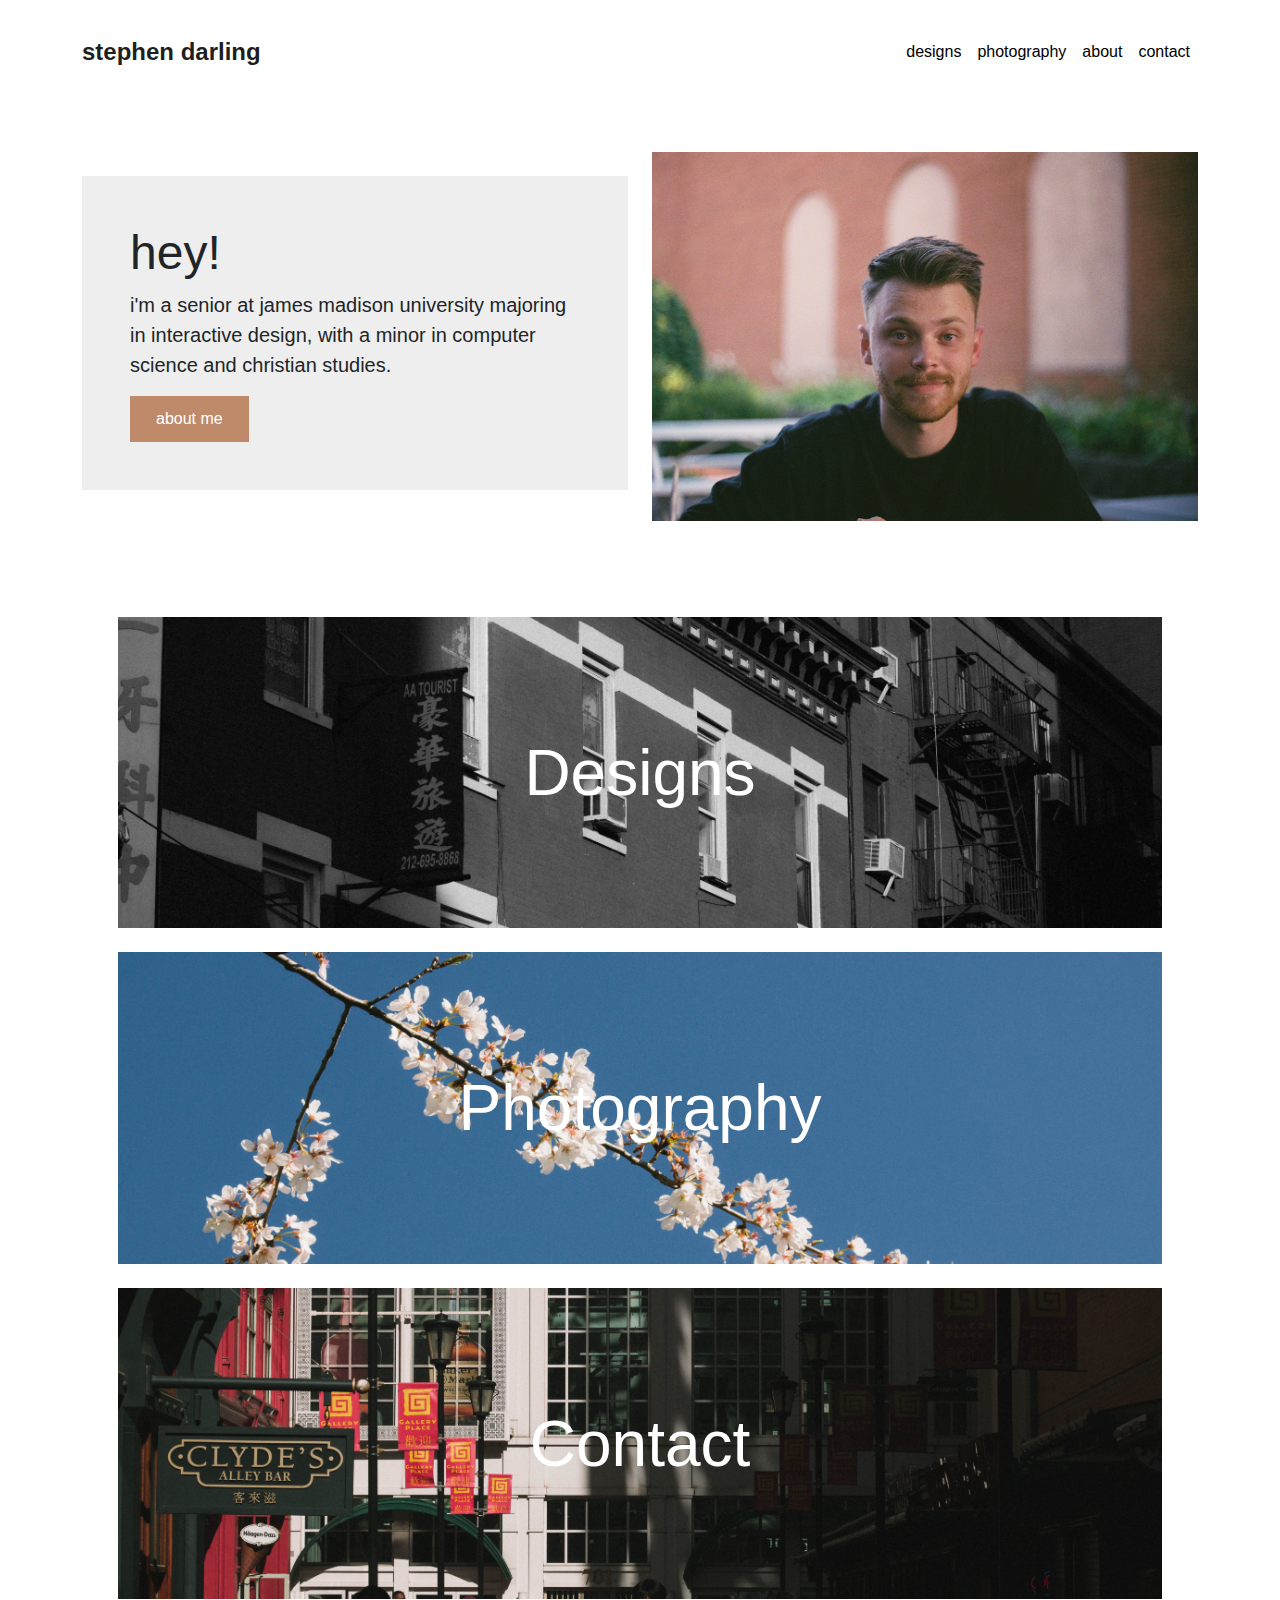
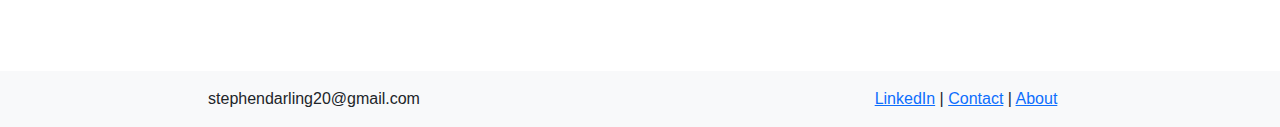
<file: index.html>
<!doctype html>
<html lang="en">

<head>
	<meta charset="UTF-8">
	<meta name="description" content="A hand-coded portfolio for Stephen Darling">
	<meta name="author" content="Stephen Darling">
	<meta name="viewport" content="width=device-width, initial-scale=1.0">
	<title>Stephen Darling Portfolio</title>

	<link href="css/bootstrap.min.css" rel="stylesheet" type="text/css" media="screen">
	<link href="css/custom.css" rel="stylesheet" type="text/css" media="screen">
	<link rel="preconnect" href="https://fonts.gstatic.com">
	<link
		href="https://fonts.googleapis.com/css2?family=Poppins:ital,wght@0,100;0,200;0,300;0,400;0,500;0,600;0,700;0,800;0,900;1,100;1,200;1,300;1,400;1,500;1,600;1,700;1,800;1,900&display=swap"
		rel="stylesheet">
</head>

<body>

	<!-- INSERT HTML PAGE CONTENT HERE -->
	<div class="container">
		<div class="row">
			<div class="col-12">
				<nav class="navbar navbar-expand-lg navbar-light mt-4" id="mainNav">
					<div class="navbar-header">
						<a class="navbar-brand" href="#">stephen darling</a>
					</div>
					<div class="collapse navbar-collapse" id="myNavbar">
						<ul class="navbar-nav ms-auto">
							<li class="nav-item"><a class="nav-link" href="designs/designs.html">designs</a></li>
							<li class="nav-item"><a class="nav-link" href="photography/photography.html">photography</a>
							</li>
							<li class="nav-item"><a class="nav-link" href="about/about.html">about</a></li>
							<li class="nav-item"><a class="nav-link" href="contact/contact.html">contact</a></li>
						</ul>
					</div>
				</nav>
			</div>
		</div>
	</div>

	<div class="container mt-5 pb-5 jumbotron">
		<div class="row">
			<div class="col-6 mt-5">
				<div class="intro-bg p-5">
					<h1 class="display-5">hey!</h1>
					<p class="lead">i'm a senior at james madison university majoring in interactive design, with a
						minor in computer
						science
						and
						christian studies.</p>
					<a class="lead btn btn-primary" href="about/about.html">about me</a>
				</div>
			</div>
			<div class="col-6 mt-4">
				<img src="images/self-portrait.jpg" alt="An image of Stephen Darling">
			</div>
		</div>
	</div>

	<div class="container text-center p-5 links">
		<div class="row pb-4">
			<div class="col-lg-12">
				<div class="designs">
					<img src="images/bw-building.jpg" alt="A photo of a building in NYC.">
					<a class="mh-100" href="designs/designs.html">Designs</a>
				</div>
			</div>
		</div>
		<div class="row pb-4">
			<div class="col-lg-12">
				<div class="photography">
					<img src="images/flowers.jpg" alt="A photo of flowers.">
					<a class="mh-100" href="photography/photography.html">Photography</a>
				</div>
			</div>
		</div>
		<div class="row pb-4">
			<div class="col-lg-12">
				<div class="contact">
					<img src="images/capital-one.jpg" alt="A photo taken outside of Capital One Arena.">
					<a class="mh-100" href="contact/contact.html">Contact</a>
				</div>
			</div>
		</div>
	</div>

	<footer class="page-footer font-small bg-light text-center pt-3 pb-3">
		<div class="row">
			<div class="col-6">
				stephendarling20@gmail.com
			</div>
			<div class="col-6">
				<a href="https://www.linkedin.com/in/stephen-darling-649033176/" target="_blank">LinkedIn</a> | <a
					href="contact/contact.html">Contact</a> |
				<a href="about/about.html">About</a>
			</div>
		</div>
	</footer>

	<!-- jQuery and Bootstrap links - do not delete! -->
	<script src="https://code.jquery.com/jquery-3.4.1.slim.min.js"
		integrity="sha384-J6qa4849blE2+poT4WnyKhv5vZF5SrPo0iEjwBvKU7imGFAV0wwj1yYfoRSJoZ+n"
		crossorigin="anonymous"></script>
	<script src="js/bootstrap.bundle.min.js"></script>
	<!-- end of do not delete -->
</body>

</html>
</file>
<file: css/custom.css>
@charset "UTF-8";
/* Add your custom CSS declarations below  */

img {
    max-width: 100% !important;
    height: auto !important;
}

body {
    @import url('https://fonts.googleapis.com/css2?family=Nunito+Sans:ital,wght@0,200;0,300;0,400;0,600;0,700;0,800;0,900;1,200;1,300;1,400;1,600;1,700;1,800;1,900&display=swap');
    @import url('https://fonts.googleapis.com/css2?family=Poppins:ital,wght@0,100;0,200;0,300;0,400;0,500;0,600;0,700;0,800;0,900;1,100;1,200;1,300;1,400;1,500;1,600;1,700;1,800;1,900&display=swap');
    @import url('https://fonts.googleapis.com/css2?family=Mukta:wght@200;300;400;500;600;700;800&display=swap');
    /* font-family: 'Poppins', sans-serif; */
    /* font-family: 'Nunito Sans', sans-serif; */
    font-family: 'Mukta', sans-serif;
}

.navbar-brand {
    font-weight: bold !important;
    font-size: 1.5rem;
}

.nav-link {
    color: #000 !important;
}

.nav-link:hover {
    color: #BF8A6A !important;
}

.active {
    color: #BF8A6A !important;
}

.intro-bg {
    background-color: #eee;
}

.links a {
    color: #fff;
    font-size: 4rem;
    text-decoration: none;
    font-weight: 500;
}

.designs {
    position: relative;
    text-align: center;
    color: white;
}

.designs a {
    position: absolute;
    top: 50%;
    left: 50%;
    transform: translate(-50%, -50%);
}

.photography {
    position: relative;
    text-align: center;
    color: white;
}

.photography a {
    position: absolute;
    top: 50%;
    left: 50%;
    transform: translate(-50%, -50%);
}

.contact {
    position: relative;
    text-align: center;
    color: white;
}

.contact a {
    position: absolute;
    top: 50%;
    left: 50%;
    transform: translate(-50%, -50%);
}

.btn {
    background-color: #BF8A6A;
    color: #fff;
    border-color: #BF8A6A;
    border-radius: 0%;
    padding: 10px 25px;
}

.btn:hover {
    background-color: #fff;
    color: #000;
    border-color: #000;
}
</file>
